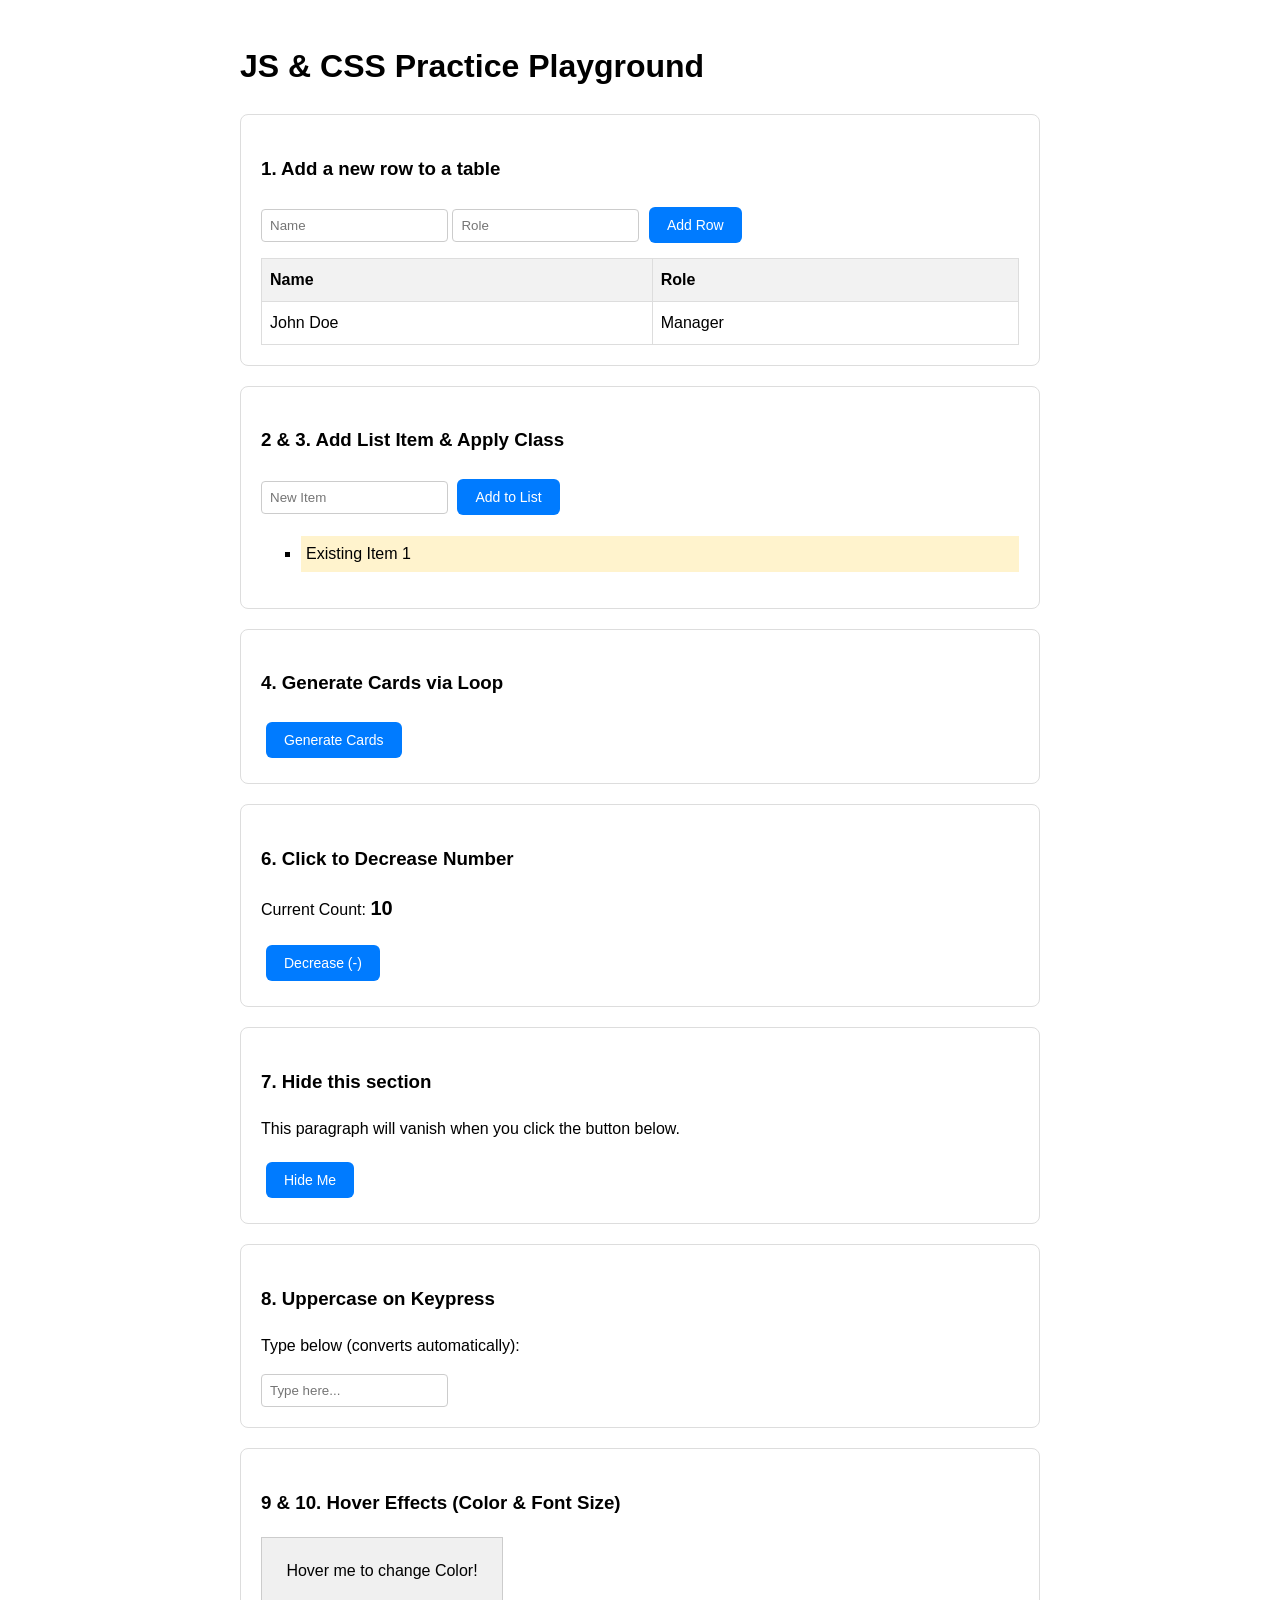
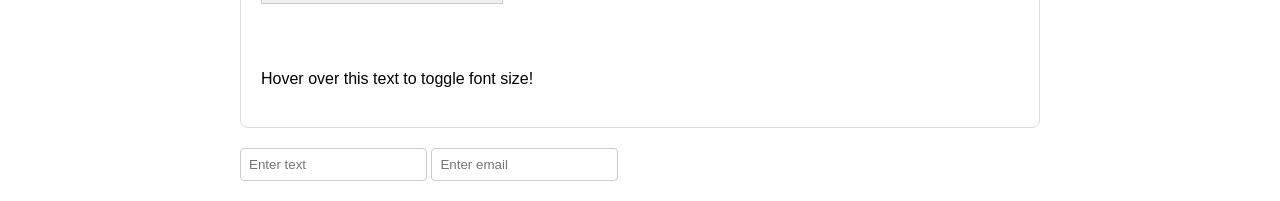
<file: index.html>
<!DOCTYPE html>
<html lang="en">
<head>
    <meta charset="UTF-8">
    <meta name="viewport" content="width=device-width, initial-scale=1.0">
    <title>DOM & CSS Practice Problems</title>
    <link rel="stylesheet" href="style.css">
    <link rel="stylesheet" href="same_button.css">
    <script src="add_row.js"></script>
    <script src="create_list.js"></script>
    <script src="create_multiple_cards_using_loop.js"></script>
    <script src="decrease_number.js"></script>
    <script src="hide_section.js"></script>
    <script src="convert_uppercase.js"></script>
    <link rel="stylesheet" href="change_background.css">
      <link rel="stylesheet" href="hover.css">

</head>
<body>

    <h1>JS & CSS Practice Playground</h1>

    <section>
        <h3>1. Add a new row to a table</h3>
        <input type="text" id="nameInput" placeholder="Name">
        <input type="text" id="roleInput" placeholder="Role">
        <button onclick="addRow()">Add Row</button>
        
        <table id="staffTable">
            <thead>
                <tr>
                    <th>Name</th>
                    <th>Role</th>
                </tr>
            </thead>
            <tbody>
                <tr>
                    <td>John Doe</td>
                    <td>Manager</td>
                </tr>
            </tbody>
        </table>
    </section>

    <section>
        <h3>2 & 3. Add List Item & Apply Class</h3>
        <input type="text" id="listInput" placeholder="New Item">
        <button onclick="addListItem()">Add to List</button>
        <ul id="dynamicList">
            <li class="my-list-item">Existing Item 1</li>
        </ul>
    </section>

    <section>
        <h3>4. Generate Cards via Loop</h3>
        <button onclick="generateCards()">Generate Cards</button>
        <div id="cardContainer" class="card-container"></div>
    </section>

    <section>
        <h3>6. Click to Decrease Number</h3>
        <p>Current Count: <span id="counterValue" style="font-weight:bold; font-size: 20px;">10</span></p>
        <button onclick="decreaseCount()">Decrease (-)</button>
    </section>

    <section id="hideSection">
        <h3>7. Hide this section</h3>
        <p>This paragraph will vanish when you click the button below.</p>
        <button onclick="hideMe()">Hide Me</button>
    </section>

    <section>
        <h3>8. Uppercase on Keypress</h3>
        <p>Type below (converts automatically):</p>
        <input type="text" id="upperInput" placeholder="Type here..." oninput="convertToUpper()">
    </section>

    <section>
        <h3>9 & 10. Hover Effects (Color & Font Size)</h3>
        <div class="hover-box">
            Hover me to change Color!
        </div>
        <br>
        <p class="grow-text">Hover over this text to toggle font size!</p>
    </section>
   
    <input type="text" placeholder="Enter text">
<input type="email" placeholder="Enter email">
</body>
</file>
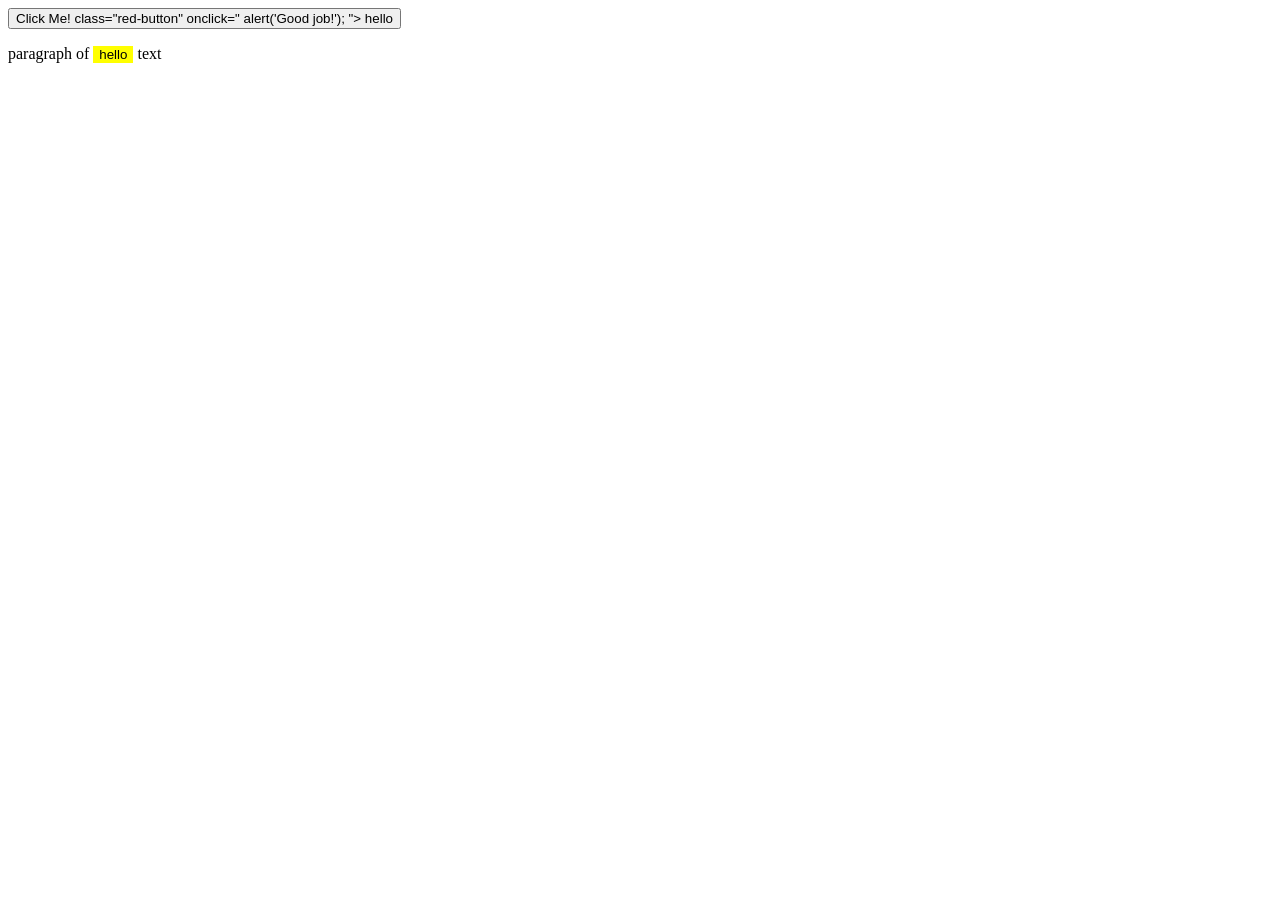
<file: sample.html>
<!DOCTYPE html>
<html lang="en">
<head>
    <meta charset="UTF-8">
    <meta name="viewport" content="width=device-width, initial-scale=1.0">
    <title>HTML CSS REVIEW</title>
    <style>
        .red-button{
            background-color: red;
            color: white;
            border: none;
        }
        .yellow-button{
            background-color: yellow;
            color: black;
            border: none;
        }
    </style>
</head>
 
<body>
    <button title="Click me">Click Me! class="red-button"
        onclick="
        alert('Good job!');
  ">
hello
  </button>
  <p>
 paragraph of <button class="yellow-button">hello </button> text </p>
<script>
    alert('hello');
</script>
</body>
</html>
</file>
<file: style.css>
/* --- CSS REQUIREMENTS --- */

        body {
            font-family: Arial, sans-serif;
            max-width: 800px;
            margin: 0 auto;
            padding: 20px;
            line-height: 1.6;
        }

        section {
            border: 1px solid #ddd;
            padding: 20px;
            margin-bottom: 20px;
            border-radius: 8px;
        }

        h2 { margin-top: 0; }

        /* Req: Make all the buttons look the same */
        button {
            background-color: #007BFF;
            color: white;
            border: none;
            padding: 10px 20px;
            border-radius: 5px;
            cursor: pointer;
            font-size: 14px;
            margin: 5px 0;
        }

        button:hover {
            background-color: #0056b3;
        }

        /* Req: Change background color of form fields upon focus */
        input {
            padding: 8px;
            border: 1px solid #ccc;
            border-radius: 4px;
            transition: background-color 0.3s;
        }

        input:focus {
            background-color: #e8f0fe; /* Light blue focus color */
            outline: none;
            border-color: #007BFF;
        }

        /* Req: Change text/bg color by hovering */
        .hover-box {
            background-color: #f0f0f0;
            padding: 20px;
            text-align: center;
            transition: all 0.3s;
            width: 200px;
            border: 1px solid #ccc;
        }

        .hover-box:hover {
            background-color: #28a745; /* Green bg */
            color: white; /* White text */
        }

        /* Req: Toggle font-sizes by hovering */
        .grow-text {
            font-size: 16px;
            transition: font-size 0.3s;
            cursor: default;
        }

        .grow-text:hover {
            font-size: 24px;
        }

        /* Styles for Cards (Req: Loop creation) */
        .card-container {
            display: flex;
            gap: 10px;
            flex-wrap: wrap;
        }

        /* This class is applied via JS loop */
        .product-card {
            border: 1px solid #333;
            padding: 15px;
            width: 150px;
            background-color: #fff;
            box-shadow: 2px 2px 5px rgba(0,0,0,0.1);
            border-radius: 5px;
        }

        /* Styling for the list */
        .my-list-item {
            background-color: #fff3cd;
            margin-bottom: 5px;
            padding: 5px;
            list-style-type: square;
        }

        table { width: 100%; border-collapse: collapse; margin-top: 10px; }
        th, td { border: 1px solid #ddd; padding: 8px; text-align: left; }
        th { background-color: #f2f2f2; }
</file>
<file: same_button.css>
button {
    background: #007bff;
    color: white;
    padding: 10px 18px;
    border: none;
    border-radius: 6px;
    margin: 5px;
    cursor: pointer;
}
button:hover {
    background: #0056b3;
}
</file>
<file: change_background.css>
input:focus {
    background: lightyellow;
    border: 2px solid orange;
}
</file>
<file: hover.css>
/* 1. CSS for the Box (Change Color) */
    .hover-box {
        background-color: #f0f0f0;  /* Light gray default */
        padding: 20px;
        text-align: center;
        transition: all 0.3s;       /* Smooth animation */
        width: 200px;
        border: 1px solid #ccc;
        margin-bottom: 20px;
    }

    .hover-box:hover {
        background-color: #28a745;  /* Changes to Green on hover */
        color: white;               /* Text changes to White on hover */
    }

    /* 2. CSS for the Text (Change Font Size) */
    .grow-text {
        font-size: 16px;            /* Default size */
        transition: font-size 0.3s; /* Smooth animation */
        cursor: default;
    }

    .grow-text:hover {
        font-size: 24px;            /* Grows bigger on hover */
    }
</file>
